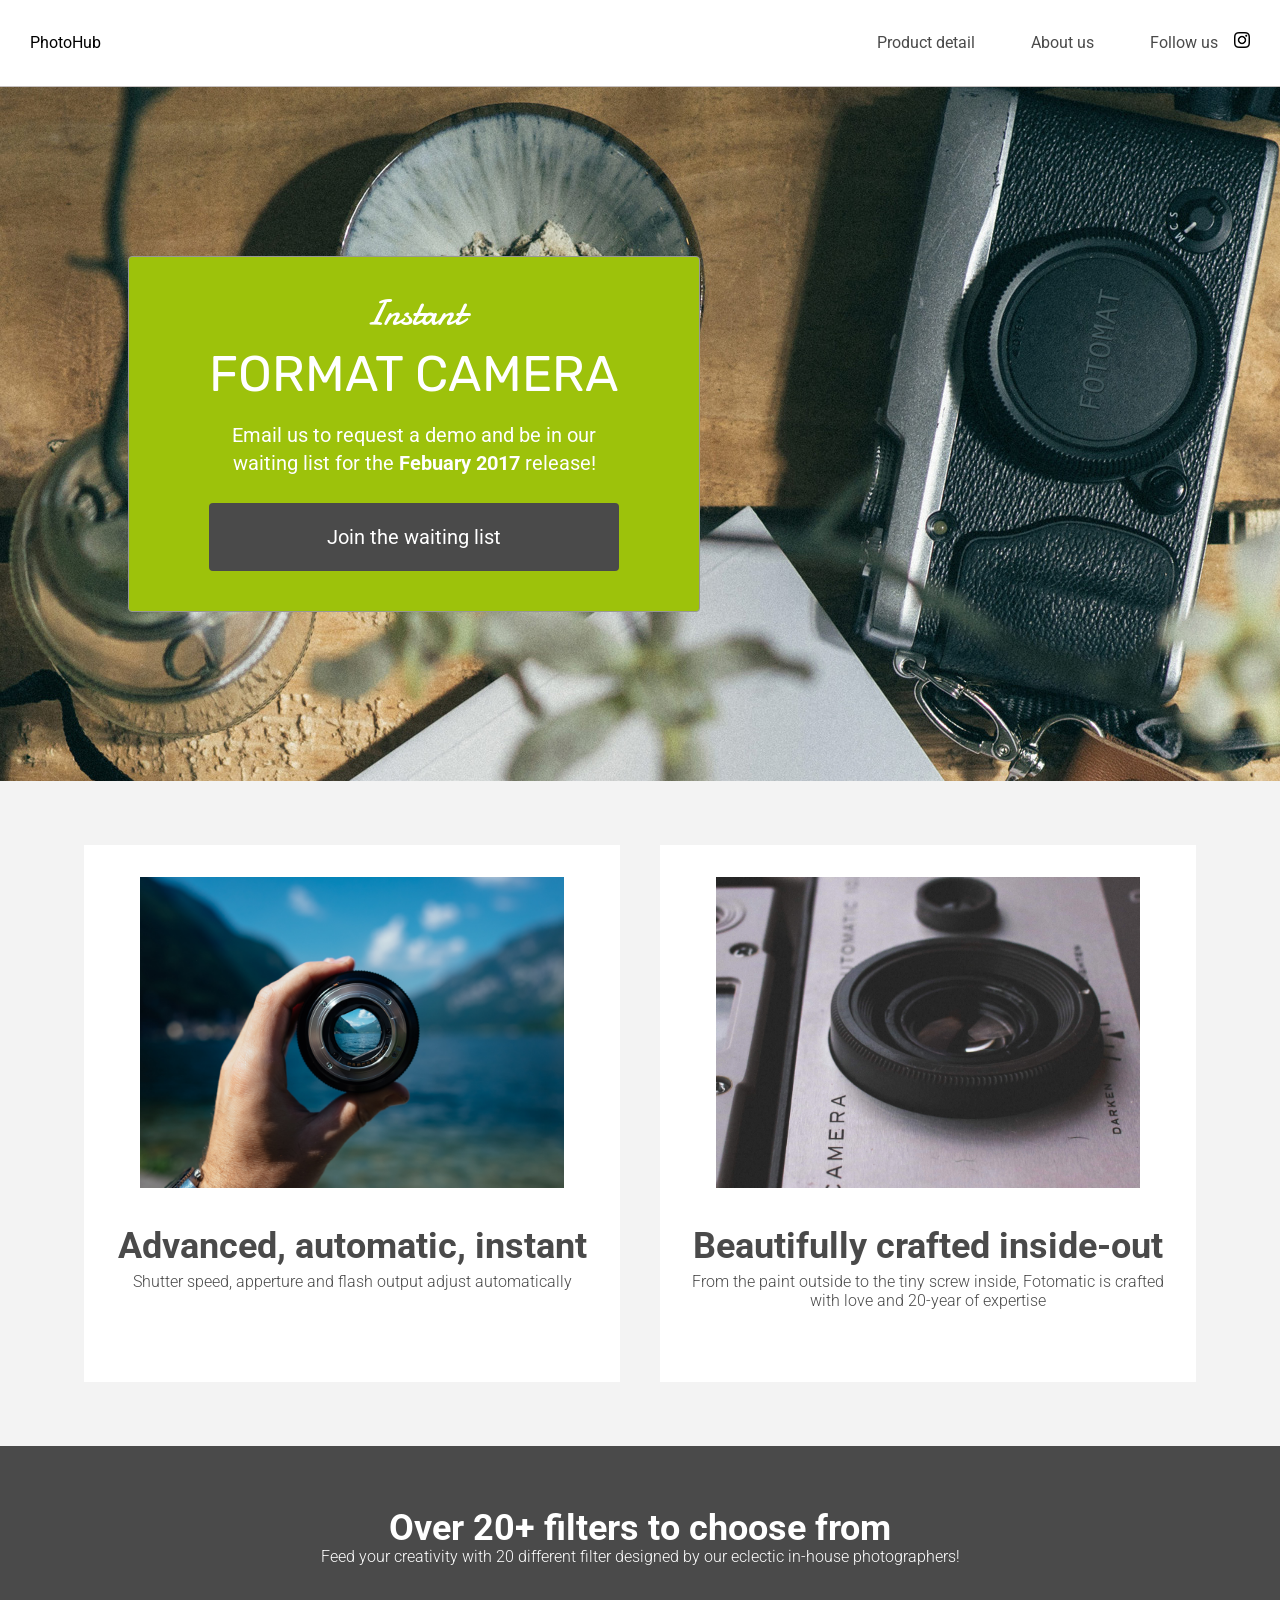
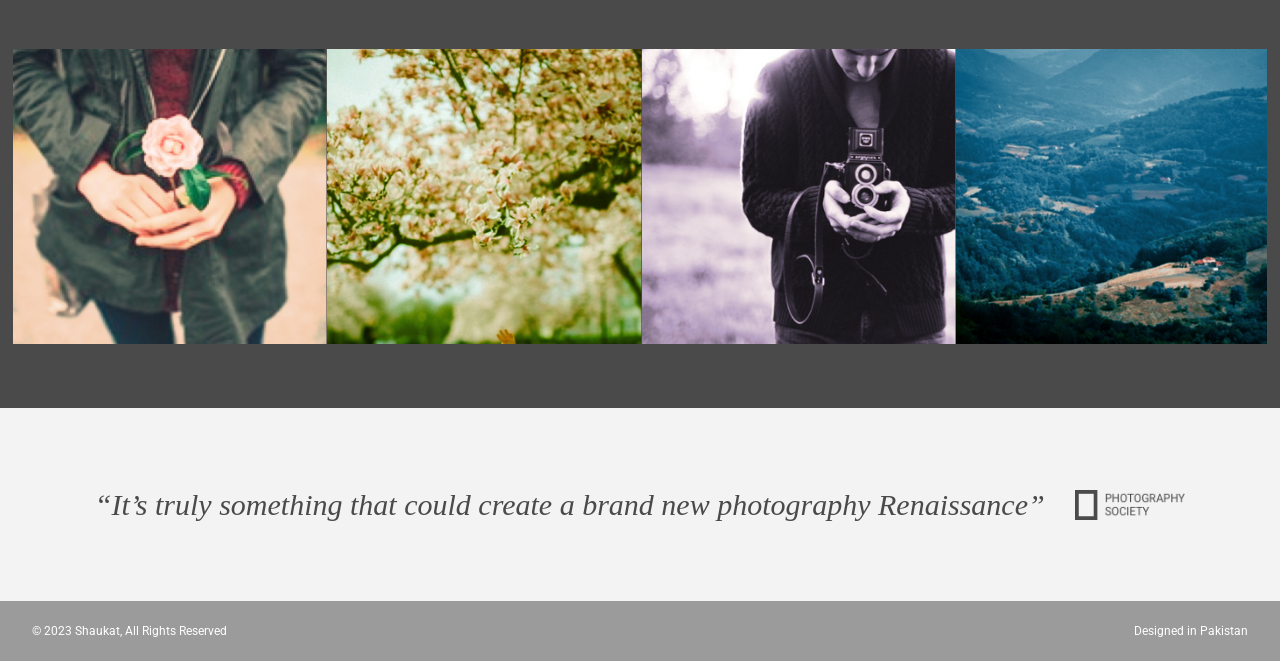
<file: index.html>
<!DOCTYPE html>
<html>
<head>
  <link href="https://fonts.googleapis.com/css?family=Damion" rel="stylesheet">
  <link href="https://fonts.googleapis.com/css?family=Rubik" rel="stylesheet">
  <link href="https://fonts.googleapis.com/css?family=Roboto:300,400,600,700" rel="stylesheet">
  <link rel="stylesheet" href="./resources/css/reset.css">
  <link rel="stylesheet" href="./resources/css/style.css">
  <title>PhotoHub</title>
</head>
<body>
  <!-- Header -->
  <header>
    <div class="content">
      <a href="index.html" class="desktop logo">PhotoHub</a>
      <nav class="desktop">
        <ul>
          <li><a href="#">Product detail</a></li>
          <li><a href="#">About us</a></li>
          <li><a href="https://www.instagram.com/" target="_blank">Follow us <img class="icon" src="./resources/images/instagram.png"></a></li>
          <li><a href="#" class="button">Join us</a></li>
        </ul>
      </nav>
      <nav class="mobile">
        <ul>
          <li><a href="#"><img src="./resources/images/ic-logo.svg"></a></li>
          <li><a href="#"><img src="./resources/images/ic-product-detail.svg"></a></li>
          <li><a href="#"><img src="./resources/images/ic-about-us.svg"></a></li>
          <li><a href="#" class="button">Join us</a></li>
        </ul>
      </nav>
    </div>
  </header>

  <!-- Main Content -->
  <div class="main-content">

    <!-- Sign Up Section -->
    <div id="sign-up-section" class="banner">
      <div id="sign-up-cta">
        <div class="content center">
          <div class="header">
            <h2 class="cursive">Instant</h2>
            <h1 class="striking">FORMAT CAMERA</h1>
          </div>
          <div class="email">
            <span>
              Email us to request a demo and be in our waiting list for the <strong>Febuary 2017</strong> release!
            </span>
            <div class="button">Join the waiting list</div>
          </div>
        </div>
      </div>
    </div>

    <!-- Features Section -->
    <div id="features-section">
      <div class="feature">
        <div class="center">
          <div class="image-container">
            <img src="./resources/images/feature-1.png" />
          </div>
          <div class="content">
            <h2>Advanced, automatic, instant</h2>
            <h3>Shutter speed, apperture and flash output adjust automatically</h3>
          </div>
        </div>
      </div>
      <div class="feature">
        <div class="center">
          <div class="image-container">
            <img src="./resources/images/feature-2.png" />
          </div>
          <div class="content">
            <h2>Beautifully crafted inside-out</h2>
            <h3>From the paint outside to the tiny screw inside, Fotomatic is crafted with love and 20-year of expertise</h3>
          </div>
        </div>
      </div>
    </div>

    <!-- Filters Section -->
    <div id="filters-section">
      <div class="content center">
        <h2>Over 20+ filters to choose from</h2>
        <h3>Feed your creativity with 20 different filter designed by our eclectic in-house photographers!</h3>
      </div>
      <div class="images-container">
        <div class="image-container">
          <img src="./resources/images/filter-1.png" />
        </div>
        <div class="image-container">
          <img src="./resources/images/filter-2.png" />
        </div>
        <div class="image-container">
          <img src="./resources/images/filter-3.png" />
        </div>
        <div class="image-container extra">
          <img src="./resources/images/filter-4.png" />
        </div>
      </div>
    </div>

    <!-- Quotes Section -->
    <div id="quotes-section">
      <div class="content center">
        <span class="quote">“It’s truly something that could create a brand new photography Renaissance”</span>
        <img class="quote-citation" src="./resources/images/photography-logo.png" />
      </div>
    </div>

    <!-- Footer -->
    <footer>
      <div class="content">
        <span class="copyright">© 2023 Shaukat, All Rights Reserved</span>
        <span class="location">Designed in Pakistan</span>
      </div>
    </footer>

  </div>
</body>
</html>
</file>
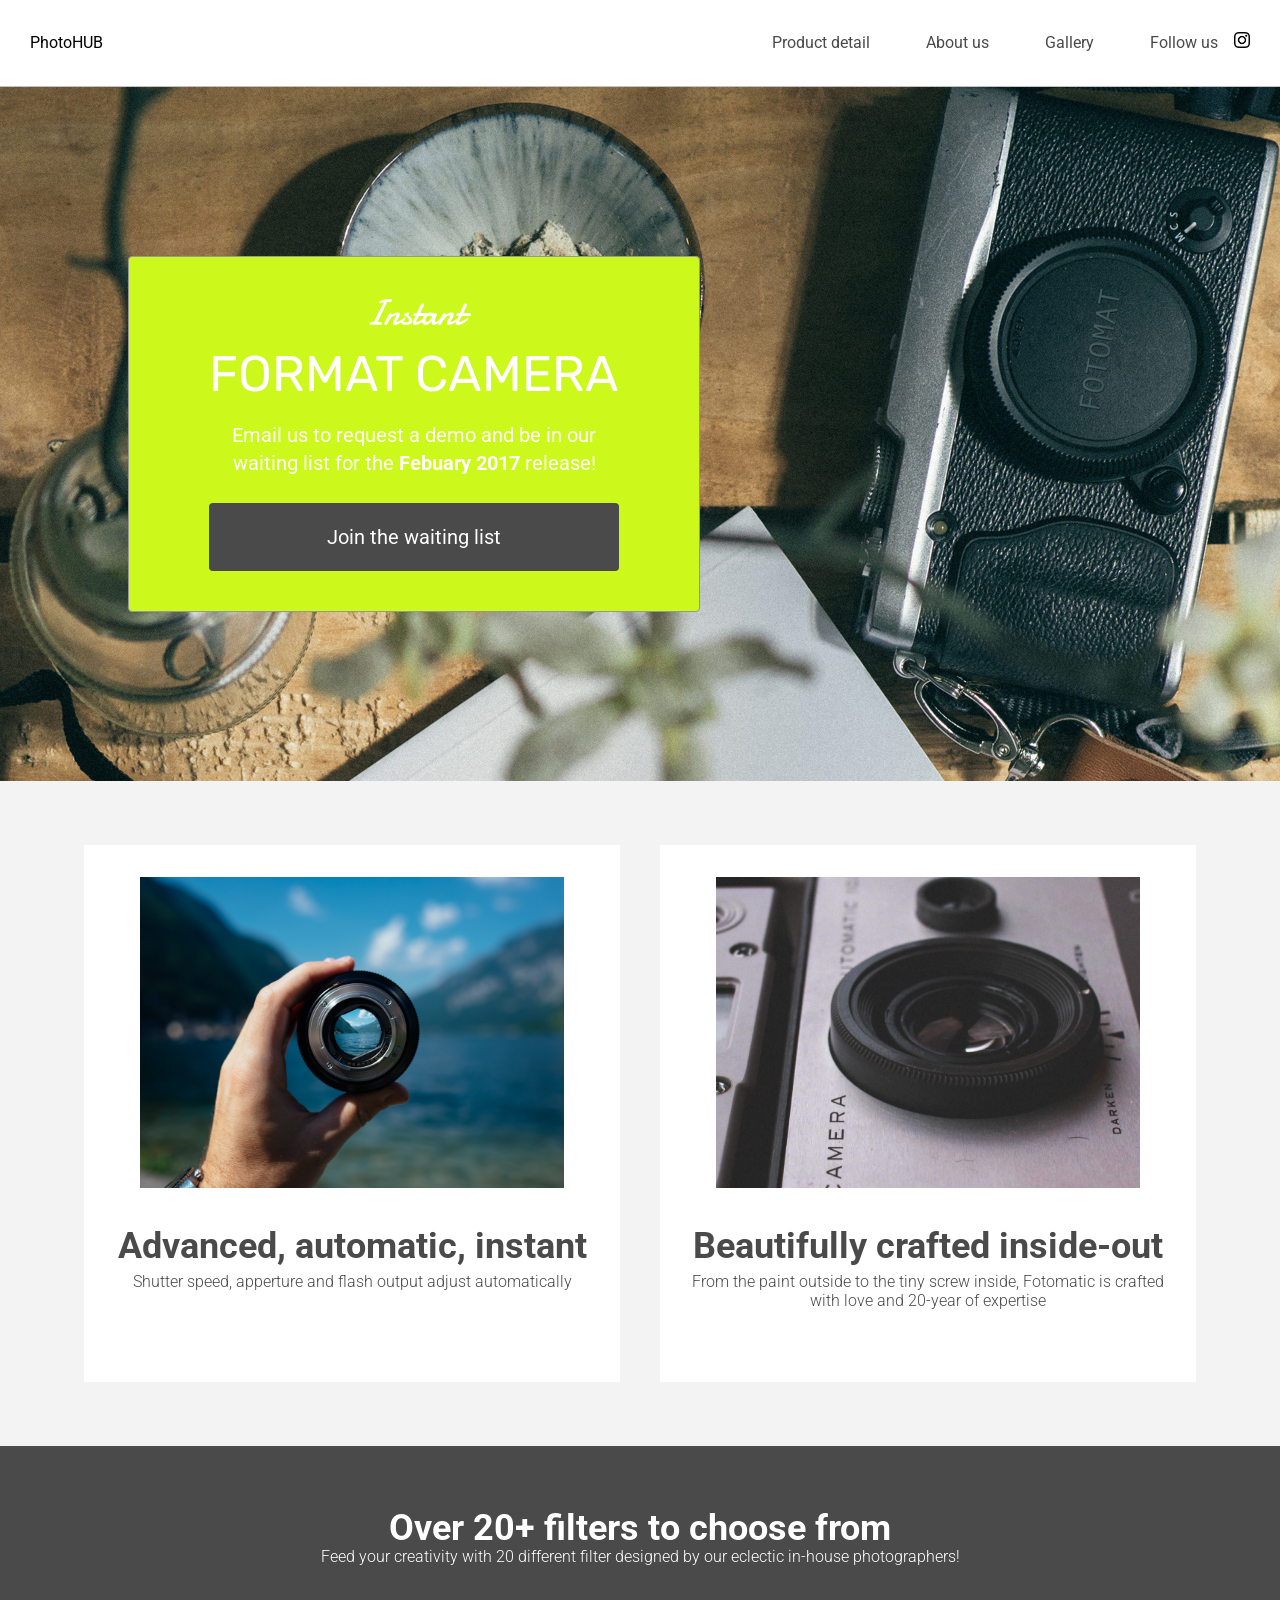
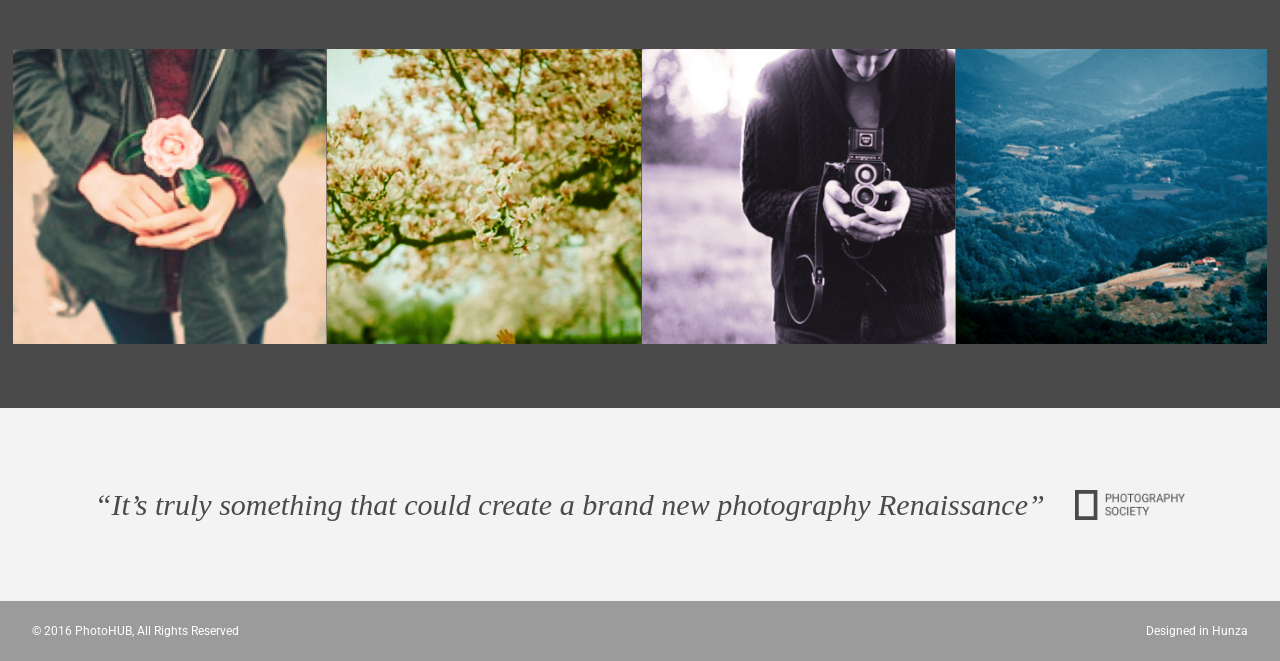
<file: F1C1_solution/index.html>
<!DOCTYPE html>
<html>
<head>
  <link href="https://fonts.googleapis.com/css?family=Damion" rel="stylesheet">
  <link href="https://fonts.googleapis.com/css?family=Rubik" rel="stylesheet">
  <link href="https://fonts.googleapis.com/css?family=Roboto:300,400,600,700" rel="stylesheet">
  <link rel="stylesheet" href="./resources/css/reset.css">
  <link rel="stylesheet" href="./resources/css/style.css">
  <title>PhotoHUB</title>
</head>
<body>
  <!-- Header -->
  <header>
    <div class="content">
      <a href="index.html" class="desktop logo">PhotoHUB</a>
      <nav class="desktop">
        <ul>
          <li><a href="#">Product detail</a></li>
          <li><a href="#">About us</a></li>
          <li><a href="#">Gallery</a></li>
          <li><a href="https://www.instagram.com/" target="_blank">Follow us <img class="icon" src="./resources/images/instagram.png"></a></li>
          <li><a href="#" class="button">Join us</a></li>
        </ul>
      </nav>
      <nav class="mobile">
        <ul>
          <li><a href="#"><img src="./resources/images/ic-logo.svg"></a></li>
          <li><a href="#"><img src="./resources/images/ic-product-detail.svg"></a></li>
          <li><a href="#"><img src="./resources/images/ic-about-us.svg"></a></li>
          <li><a href="#" class="button">Join us</a></li>
        </ul>
      </nav>
    </div>
  </header>

  <!-- Main Content -->
  <div class="main-content">

    <!-- Sign Up Section -->
    <div id="sign-up-section" class="banner">
      <div id="sign-up-cta">
        <div class="content center">
          <div class="header">
            <h2 class="cursive">Instant</h2>
            <h1 class="striking">FORMAT CAMERA</h1>
          </div>
          <div class="email">
            <span>
              Email us to request a demo and be in our waiting list for the <strong>Febuary 2017</strong> release!
            </span>
            <div class="button">Join the waiting list</div>
          </div>
        </div>
      </div>
    </div>

    <!-- Features Section -->
    <div id="features-section">
      <div class="feature">
        <div class="center">
          <div class="image-container">
            <img src="./resources/images/feature-1.png" />
          </div>
          <div class="content">
            <h2>Advanced, automatic, instant</h2>
            <h3>Shutter speed, apperture and flash output adjust automatically</h3>
          </div>
        </div>
      </div>
      <div class="feature">
        <div class="center">
          <div class="image-container">
            <img src="./resources/images/feature-2.png" />
          </div>
          <div class="content">
            <h2>Beautifully crafted inside-out</h2>
            <h3>From the paint outside to the tiny screw inside, Fotomatic is crafted with love and 20-year of expertise</h3>
          </div>
        </div>
      </div>
    </div>

    <!-- Filters Section -->
    <div id="filters-section">
      <div class="content center">
        <h2>Over 20+ filters to choose from</h2>
        <h3>Feed your creativity with 20 different filter designed by our eclectic in-house photographers!</h3>
      </div>
      <div class="images-container">
        <div class="image-container">
          <img src="./resources/images/filter-1.png" />
        </div>
        <div class="image-container">
          <img src="./resources/images/filter-2.png" />
        </div>
        <div class="image-container">
          <img src="./resources/images/filter-3.png" />
        </div>
        <div class="image-container extra">
          <img src="./resources/images/filter-4.png" />
        </div>
      </div>
    </div>

    <!-- Quotes Section -->
    <div id="quotes-section">
      <div class="content center">
        <span class="quote">“It’s truly something that could create a brand new photography Renaissance”</span>
        <img class="quote-citation" src="./resources/images/photography-logo.png" />
      </div>
    </div>

    <!-- Footer -->
    <footer>
      <div class="content">
        <span class="copyright">© 2016  PhotoHUB, All Rights Reserved</span>
        <span class="location">Designed in Hunza</span>
      </div>
    </footer>

  </div>
</body>
</html>
</file>
<file: resources/css/style.css>
/* Universal Styles */

html {
  font-family: "Roboto", sans-serif;
  font-size: 16px;
}

.main-content {
  position: relative;
  top: 5.3125rem; /* To offset for fixed header. */
}

.center {
  text-align: center;
}

.button {
  border-radius: 4px;
  background-color: #4a4a4a;
  color: white;
}

.image-container {
  overflow: hidden;
}

.image-container img {
  display: block;
  max-width: 100%;
}

@media only screen and (max-width: 895px) {
  .main-content {
    top: 2.5625rem;
  }
}

/* Header */

header {
  position: fixed;
  z-index: 100;
  width: 100%;
  border-bottom: solid 1px #c6c1c1;
  background-color: white;
}

header .content {
  display: flex;
  align-items: center;
  padding: 1.875rem;
}

header .logo {
  flex: 1;
}

header nav ul {
  display: flex;
}

nav li {
  padding-left: 3.5rem;
}

nav a {
  vertical-align: bottom;
  line-height: 1.6;
  font-size: 1rem;
  color: #4a4a4a;
}

nav .button {
  padding: .1875rem .5rem;
  background-color: #9dc20b;
  line-height: 1.6;
  color: white;
}

nav li:last-child {
  display: none;
}

header .icon {
  width: 1rem;
  padding-left: .75rem;
}

header .mobile {
  display: none;
}

@media only screen and (max-width: 895px) {
  nav li:last-child {
    display: block;
  }

  header .content {
    padding: 1rem 1rem;
  }
}

@media only screen and (max-width: 600px) {
  header .desktop {
    display: none;
  }

  header .mobile {
    display: block;
    width: 100%;
  }

  header .content {
    padding: .5rem 0;
  }

  header .mobile ul {
    display: flex;
    justify-content: space-around;
    align-items: center;
    width: 100%;
  }

  header .mobile li {
    padding: 0;
  }
}

/* Sign Up Section */

#sign-up-section {
  display: flex;
  justify-content: flex-start;
  align-items: flex-start;
  height: 43.5rem;
  background-image: url('../images/banner-landingpage.jpg');
  background-position: bottom;
  background-size: cover;
  background-repeat: no-repeat;
}

#sign-up-cta {
  position: relative;
  top: 171px;
  left: 10%;
  padding: 0 5rem 2.5rem 5rem;
  border: solid 1px #979797;
  border-radius: 4px;
  background-color: #9dc20b;
}

#sign-up-cta .content {
  width: 25.625rem;
  margin-top: 2rem;
  font-family: "Roboto", sans-serif;
  font-size: 1.25rem;
  line-height: 1.4;
  color: white;
}

#sign-up-cta h1 {
  font-size: 3.125rem;
}

#sign-up-cta h2 {
  font-size: 2.25rem;
}

#sign-up-cta span strong {
  font-weight: bold;
}

#sign-up-cta .cursive {
  font-family: "Damion", cursive;
}

#sign-up-cta .striking {
  font-family: "Rubik", sans-serif;
  padding-bottom: .75rem;
}

#sign-up-cta .button {
  margin-top: 1.625rem;
  padding: 1.25rem 7.25rem;
}

@media only screen and (max-width: 895px) {
  #sign-up-section {
    align-items: center;
    justify-content: center;
    height: 28rem;
  }

  #sign-up-cta {
    position: static;
    width: auto;
    height: auto;
    background-color: transparent;
    border: none;
  }

  #sign-up-cta .content {
    margin-top: 0;
  }

  #sign-up-cta .email {
    display: none;
  }

  #sign-up-cta h1 {
    font-size: 3.125rem;
  }

  #sign-up-cta h2 {
    font-size: 2.25rem;
  }
}

@media only screen and (max-width: 600px) {
  #sign-up-section {
    height: 20rem;
  }

  #sign-up-cta h1 {
    font-size: 2.25rem;
  }

  #sign-up-cta h2 {
    font-size: 2rem;
  }
}

/* Features Section */

#features-section {
  display: flex;
  justify-content: space-between;
  padding: 4rem 5%;
  background-color: #f3f3f3;
}

.feature {
  flex: 1;
  padding: 2rem;
  margin: 0px 1.25rem;
  background-color: white;
}

.feature .image-container {
  width: 90%;
  height: 65%;
  margin: 0 auto;
}

.feature .content {
  padding: 2.5rem 0;
}

.feature h2 {
  padding-bottom: .5rem;
  font-size: 2.25rem;
  font-weight: bold;
  color: #4a4a4a;
}

.feature h3 {
  font-size: 1rem;
  line-height: 1.2;
  font-weight: 300;
  color: #4a4a4a;
}

@media only screen and (max-width: 895px) {
  #features-section {
    padding: 1rem;
  }

  .feature {
    margin: 0px .5rem;
    padding: 1rem;
  }

  .feature h2 {
    font-size: 2rem;
    line-height: 1.3;
  }

  .feature h3 {
    font-size: .875rem;
    line-height: 1.4;
  }
}

@media only screen and (max-width: 600px) {
  #features-section {
    flex-flow: column;
    padding: 0;
  }

  .feature {
    margin: 0;
    padding: 1.25rem 1rem 0 1rem;
  }

  .feature .content {
    padding: 1.25rem 0 1.875rem 0;
  }
}

/* Filters Section */

#filters-section {
  padding: 4rem 0;
  background-color: #4a4a4a;
}

#filters-section .content {
  padding: 0 .625rem;
  margin-bottom: 5rem;
}

#filters-section .content h2 {
  font-size: 2.25rem;
  font-weight: bold;
  color: white;
}

#filters-section .content h3 {
  font-size: 1rem;
  line-height: 1.4;
  font-weight: 300;
  color: white;
}

#filters-section .images-container {
  display: flex;
  max-width: 100%;
  padding: 0 1%;
}

@media only screen and (max-width: 600px) {
  #filters-section {
    padding: 1.5rem 0 0 0;
  }

  #filters-section .content {
    margin-bottom: 1rem;
  }

  #filters-section .content h2 {
    padding-bottom: .625rem;
    font-size: 1.125rem;
    line-height: 1.3;
    font-weight: normal;
  }

  #filters-section .content h3 {
    font-size: .875rem;
    line-height: 1.4;
  }

  #filters-section .images-container {
    padding: 0;
  }

  #filters-section .extra {
    display: none;
  }
}

/* Quotes Section */

#quotes-section {
  background-color: #f3f3f3;
}

#quotes-section .content {
  display: flex;
  align-items: center;
  justify-content: center;
  padding: 5rem 1.5rem;
}

#quotes-section .quote {
  padding-right: 1.875rem;
  font-family: "Palatino", serif;
  font-size: 1.875rem;
  line-height: 1.1;
  font-style: italic;
  color: #4a4a4a;
}

#quotes-section .quote-citation {
  height: 1.875rem;
}

@media only screen and (max-width: 895px) {
  #quotes-section .content {
    padding: 3rem 1.5rem;
  }
}

@media only screen and (max-width: 600px) {
  #quotes-section .content {
    flex-flow: column;
    padding: 1.875rem .625rem;
  }

  #quotes-section .quote {
    font-size: 1.5rem;
    line-height: 1.4;
  }

  #quotes-section .quote-citation {
    display: block;
    padding-top: 1rem;
    margin: auto;
  }
}

/* Footer */

footer {
  background-color: #9b9b9b;
  padding: 1.5rem 2rem;
}

footer .content {
  color: white;
  display: flex;
  font-size: .75rem;
}

footer .copyright {
  flex-grow: 1;
}

@media only screen and (max-width: 600px) {
  footer .content {
    font-size: .625rem;
  }
}
</file>
<file: F1C1_solution/resources/css/style.css>
/* Universal Styles */

html {
  font-family: "Roboto", sans-serif;
  font-size: 16px;
}

.main-content {
  position: relative;
  top: 5.3125rem; /* To offset for fixed header. */
}

.center {
  text-align: center;
}

.button {
  border-radius: 4px;
  background-color: #4a4a4a;
  color: white;
}

.image-container {
  overflow: hidden;
}

.image-container img {
  display: block;
  max-width: 100%;
}

@media only screen and (max-width: 895px) {
  .main-content {
    top: 2.5625rem;
  }
}

/* Header */

header {
  position: fixed;
  z-index: 100;
  width: 100%;
  border-bottom: solid 1px #c6c1c1;
  background-color: white;
}

header .content {
  display: flex;
  align-items: center;
  padding: 1.875rem;
}

header .logo {
  flex: 1;
}

header nav ul {
  display: flex;
}

nav li {
  padding-left: 3.5rem;
}

nav a {
  vertical-align: bottom;
  line-height: 1.6;
  font-size: 1rem;
  color: #4a4a4a;
}

nav .button {
  padding: .1875rem .5rem;
  background-color: #9dc20b;
  line-height: 1.6;
  color: white;
}

nav li:last-child {
  display: none;
}

header .icon {
  width: 1rem;
  padding-left: .75rem;
}

header .mobile {
  display: none;
}

@media only screen and (max-width: 895px) {
  nav li:last-child {
    display: block;
  }

  header .content {
    padding: 1rem 1rem;
  }
}

@media only screen and (max-width: 600px) {
  header .desktop {
    display: none;
  }

  header .mobile {
    display: block;
    width: 100%;
  }

  header .content {
    padding: .5rem 0;
  }

  header .mobile ul {
    display: flex;
    justify-content: space-around;
    align-items: center;
    width: 100%;
  }

  header .mobile li {
    padding: 0;
  }
}

/* Sign Up Section */

#sign-up-section {
  display: flex;
  justify-content: flex-start;
  align-items: flex-start;
  height: 43.5rem;
  background-image: url('../images/banner-landingpage.jpg');
  background-position: bottom;
  background-size: cover;
  background-repeat: no-repeat;
}

#sign-up-cta {
  position: relative;
  top: 171px;
  left: 10%;
  padding: 0 5rem 2.5rem 5rem;
  border: solid 1px #979797;
  border-radius: 4px;
  background-color: #ccf81c;
}

#sign-up-cta .content {
  width: 25.625rem;
  margin-top: 2rem;
  font-family: "Roboto", sans-serif;
  font-size: 1.25rem;
  line-height: 1.4;
  color: white;
}

#sign-up-cta h1 {
  font-size: 3.125rem;
}

#sign-up-cta h2 {
  font-size: 2.25rem;
}

#sign-up-cta span strong {
  font-weight: bold;
}

#sign-up-cta .cursive {
  font-family: "Damion", cursive;
}

#sign-up-cta .striking {
  font-family: "Rubik", sans-serif;
  padding-bottom: .75rem;
}

#sign-up-cta .button {
  margin-top: 1.625rem;
  padding: 1.25rem 7.25rem;
}

@media only screen and (max-width: 895px) {
  #sign-up-section {
    align-items: center;
    justify-content: center;
    height: 28rem;
  }

  #sign-up-cta {
    position: static;
    width: auto;
    height: auto;
    background-color: transparent;
    border: none;
  }

  #sign-up-cta .content {
    margin-top: 0;
  }

  #sign-up-cta .email {
    display: none;
  }

  #sign-up-cta h1 {
    font-size: 3.125rem;
  }

  #sign-up-cta h2 {
    font-size: 2.25rem;
  }
}

@media only screen and (max-width: 600px) {
  #sign-up-section {
    height: 20rem;
  }

  #sign-up-cta h1 {
    font-size: 2.25rem;
  }

  #sign-up-cta h2 {
    font-size: 2rem;
  }
}

/* Features Section */

#features-section {
  display: flex;
  justify-content: space-between;
  padding: 4rem 5%;
  background-color: #f3f3f3;
}

.feature {
  flex: 1;
  padding: 2rem;
  margin: 0px 1.25rem;
  background-color: white;
}

.feature .image-container {
  width: 90%;
  height: 65%;
  margin: 0 auto;
}

.feature .content {
  padding: 2.5rem 0;
}

.feature h2 {
  padding-bottom: .5rem;
  font-size: 2.25rem;
  font-weight: bold;
  color: #4a4a4a;
}

.feature h3 {
  font-size: 1rem;
  line-height: 1.2;
  font-weight: 300;
  color: #4a4a4a;
}

@media only screen and (max-width: 895px) {
  #features-section {
    padding: 1rem;
  }

  .feature {
    margin: 0px .5rem;
    padding: 1rem;
  }

  .feature h2 {
    font-size: 2rem;
    line-height: 1.3;
  }

  .feature h3 {
    font-size: .875rem;
    line-height: 1.4;
  }
}

@media only screen and (max-width: 600px) {
  #features-section {
    flex-flow: column;
    padding: 0;
  }

  .feature {
    margin: 0;
    padding: 1.25rem 1rem 0 1rem;
  }

  .feature .content {
    padding: 1.25rem 0 1.875rem 0;
  }
}

/* Filters Section */

#filters-section {
  padding: 4rem 0;
  background-color: #4a4a4a;
}

#filters-section .content {
  padding: 0 .625rem;
  margin-bottom: 5rem;
}

#filters-section .content h2 {
  font-size: 2.25rem;
  font-weight: bold;
  color: white;
}

#filters-section .content h3 {
  font-size: 1rem;
  line-height: 1.4;
  font-weight: 300;
  color: white;
}

#filters-section .images-container {
  display: flex;
  max-width: 100%;
  padding: 0 1%;
}

@media only screen and (max-width: 600px) {
  #filters-section {
    padding: 1.5rem 0 0 0;
  }

  #filters-section .content {
    margin-bottom: 1rem;
  }

  #filters-section .content h2 {
    padding-bottom: .625rem;
    font-size: 1.125rem;
    line-height: 1.3;
    font-weight: normal;
  }

  #filters-section .content h3 {
    font-size: .875rem;
    line-height: 1.4;
  }

  #filters-section .images-container {
    padding: 0;
  }

  #filters-section .extra {
    display: none;
  }
}

/* Quotes Section */

#quotes-section {
  background-color: #f3f3f3;
}

#quotes-section .content {
  display: flex;
  align-items: center;
  justify-content: center;
  padding: 5rem 1.5rem;
}

#quotes-section .quote {
  padding-right: 1.875rem;
  font-family: "Palatino", serif;
  font-size: 1.875rem;
  line-height: 1.1;
  font-style: italic;
  color: #4a4a4a;
}

#quotes-section .quote-citation {
  height: 1.875rem;
}

@media only screen and (max-width: 895px) {
  #quotes-section .content {
    padding: 3rem 1.5rem;
  }
}

@media only screen and (max-width: 600px) {
  #quotes-section .content {
    flex-flow: column;
    padding: 1.875rem .625rem;
  }

  #quotes-section .quote {
    font-size: 1.5rem;
    line-height: 1.4;
  }

  #quotes-section .quote-citation {
    display: block;
    padding-top: 1rem;
    margin: auto;
  }
}

/* Footer */

footer {
  background-color: #9b9b9b;
  padding: 1.5rem 2rem;
}

footer .content {
  color: white;
  display: flex;
  font-size: .75rem;
}

footer .copyright {
  flex-grow: 1;
}

@media only screen and (max-width: 600px) {
  footer .content {
    font-size: .625rem;
  }
}
</file>
